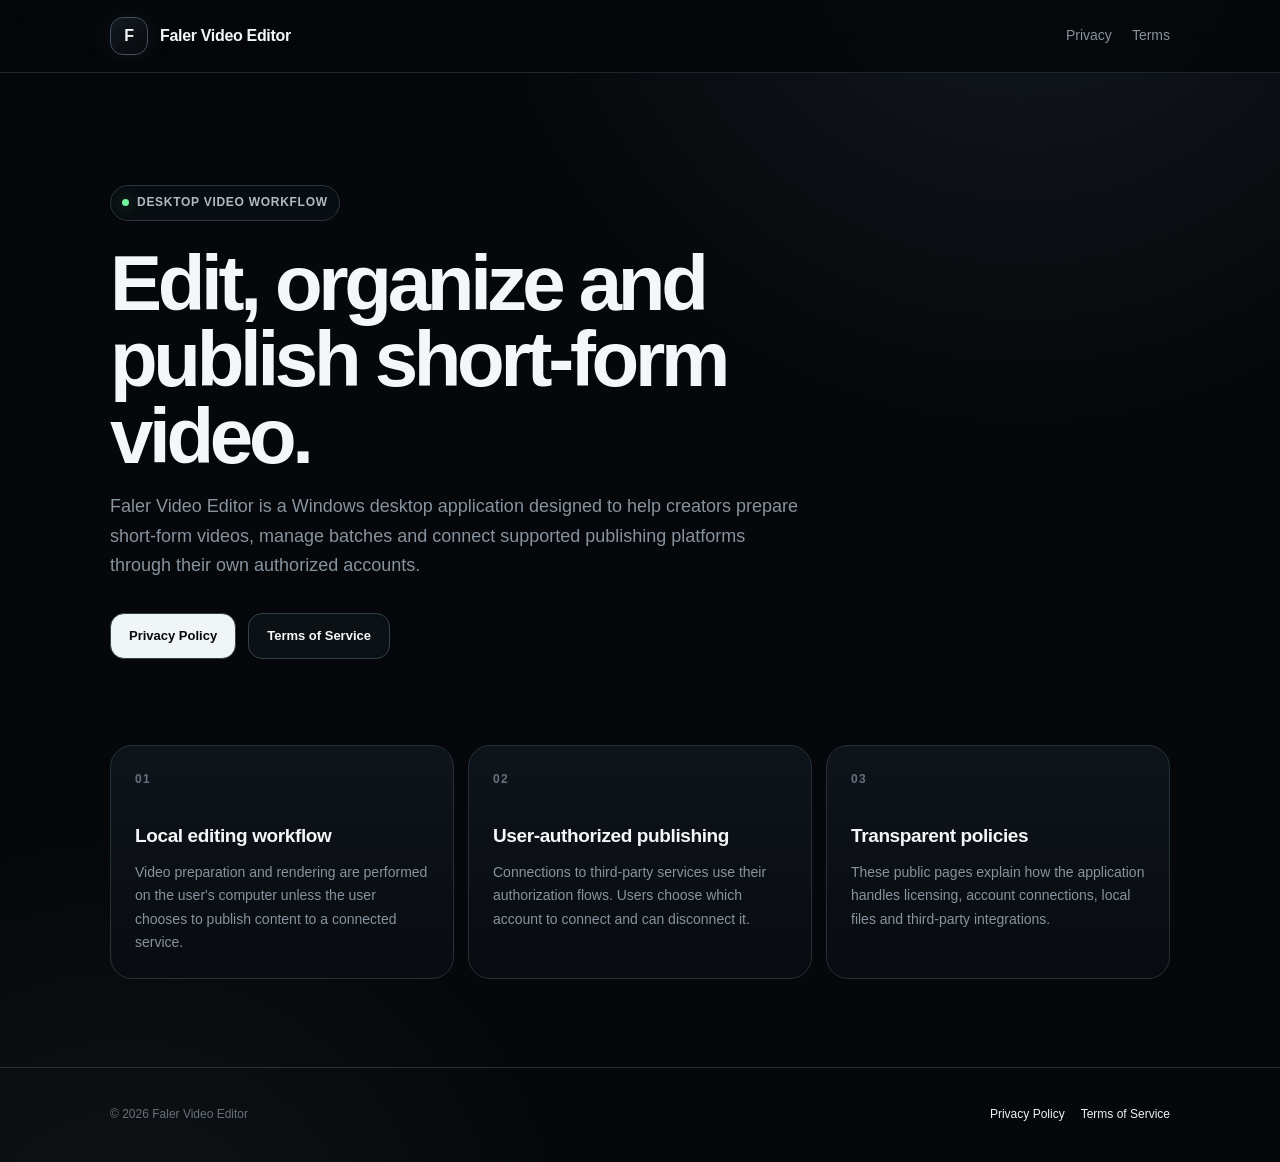
<file: index.html>
<!doctype html>
<html lang="en">
<head>
  <meta charset="utf-8">
  <meta name="viewport" content="width=device-width, initial-scale=1">
  <meta name="description" content="Official website for Faler Video Editor, a desktop video editing and publishing workflow application.">
  <title>Faler Video Editor</title>
  <link rel="stylesheet" href="styles.css">
</head>
<body>
  <header class="site-header">
    <nav class="nav">
      <a class="brand" href="index.html">
        <span class="logo">F</span>
        <span>Faler Video Editor</span>
      </a>
      <div class="nav-links">
        <a href="privacy.html">Privacy</a>
        <a href="terms.html">Terms</a>
      </div>
    </nav>
  </header>

  <main>
    <section class="hero">
      <div class="eyebrow"><span class="dot"></span> Desktop video workflow</div>
      <h1>Edit, organize and publish short-form video.</h1>
      <p>
        Faler Video Editor is a Windows desktop application designed to help creators prepare
        short-form videos, manage batches and connect supported publishing platforms through
        their own authorized accounts.
      </p>
      <div class="actions">
        <a class="button" href="privacy.html">Privacy Policy</a>
        <a class="button secondary" href="terms.html">Terms of Service</a>
      </div>
    </section>

    <section class="grid">
      <article class="card">
        <div class="num">01</div>
        <h2>Local editing workflow</h2>
        <p>Video preparation and rendering are performed on the user's computer unless the user chooses to publish content to a connected service.</p>
      </article>
      <article class="card">
        <div class="num">02</div>
        <h2>User-authorized publishing</h2>
        <p>Connections to third-party services use their authorization flows. Users choose which account to connect and can disconnect it.</p>
      </article>
      <article class="card">
        <div class="num">03</div>
        <h2>Transparent policies</h2>
        <p>These public pages explain how the application handles licensing, account connections, local files and third-party integrations.</p>
      </article>
    </section>
  </main>

  <footer>
    <div class="footer-inner">
      <span>© 2026 Faler Video Editor</span>
      <div class="footer-links">
        <a href="privacy.html">Privacy Policy</a>
        <a href="terms.html">Terms of Service</a>
      </div>
    </div>
  </footer>
</body>
</html>
</file>
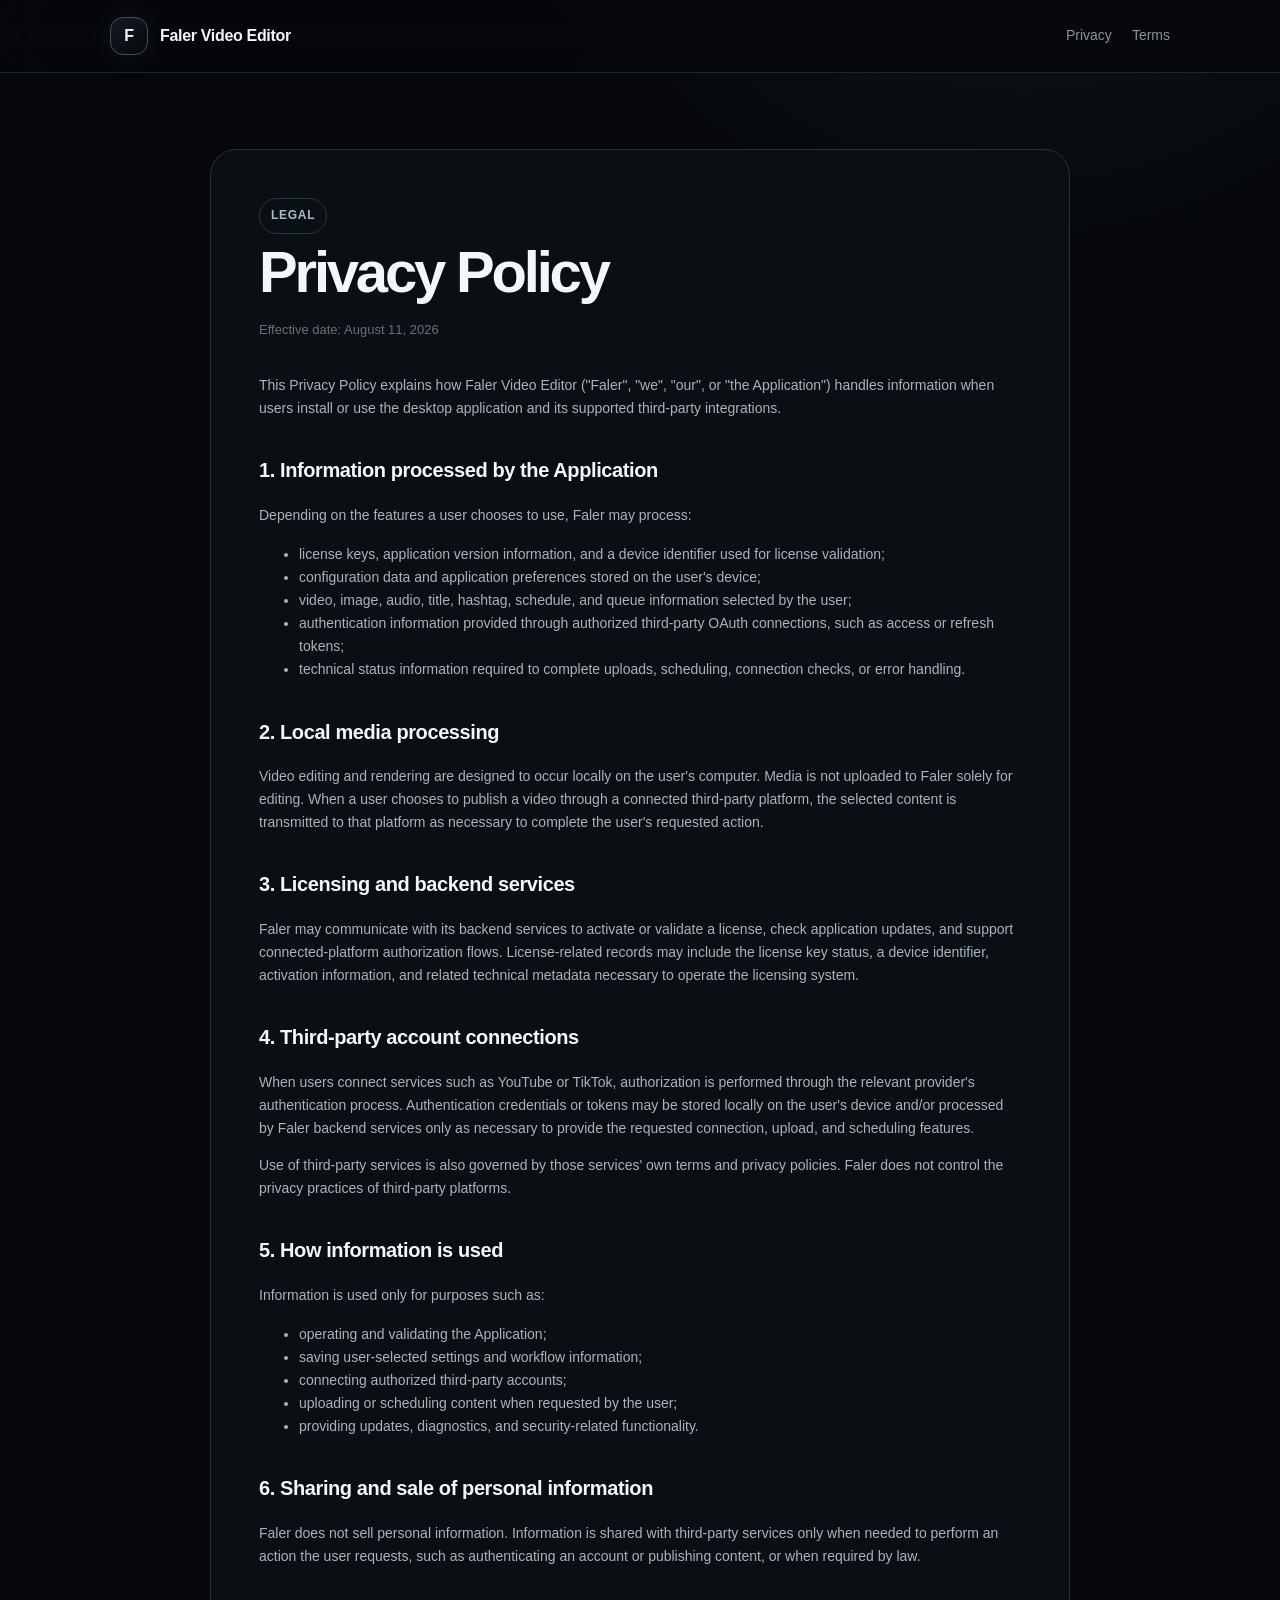
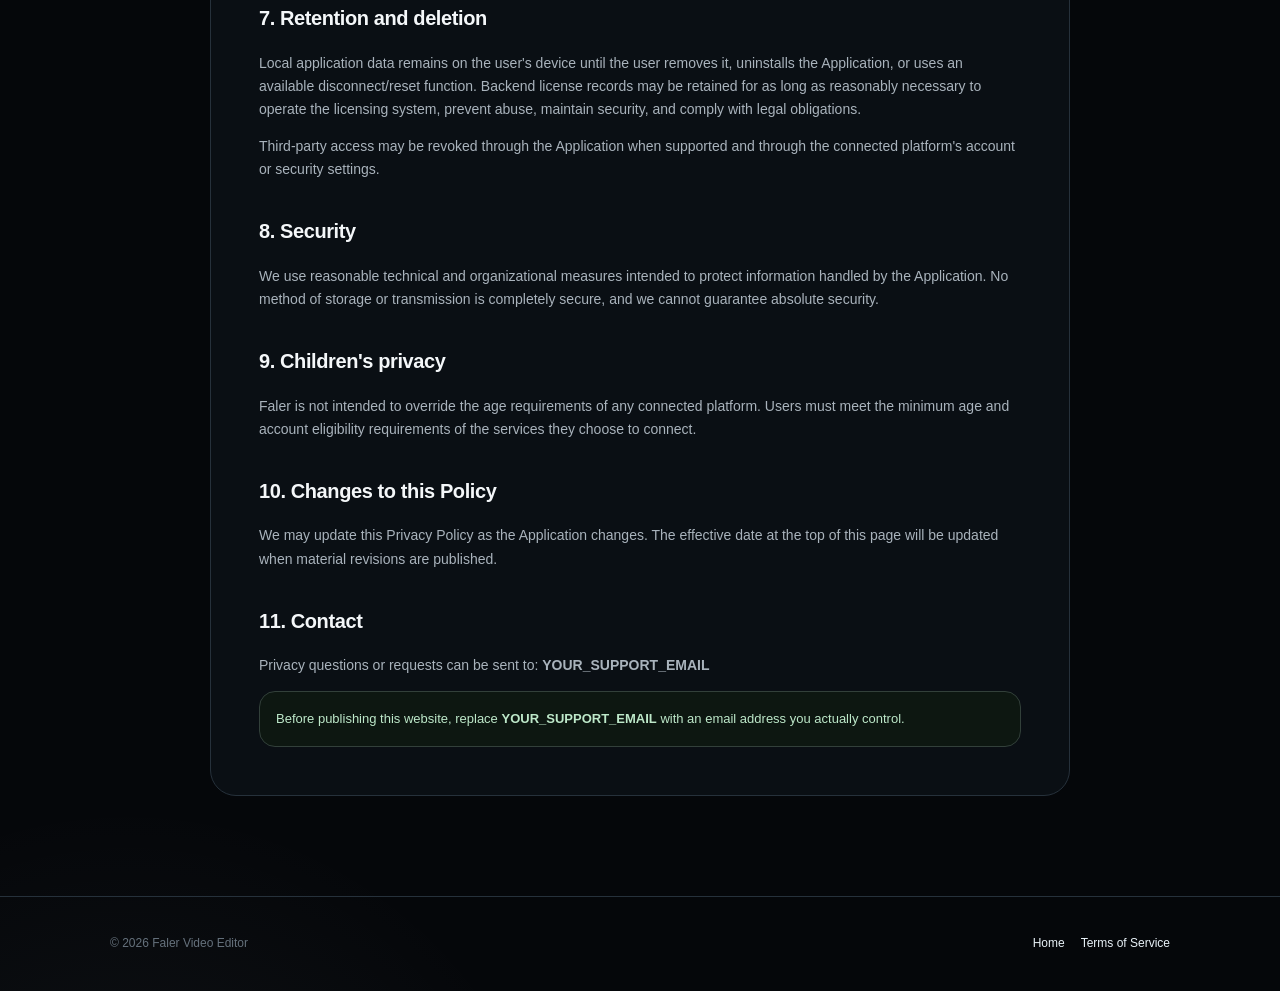
<file: Privacy.html>
<!doctype html>
<html lang="en">
<head>
  <meta charset="utf-8">
  <meta name="viewport" content="width=device-width, initial-scale=1">
  <meta name="description" content="Privacy Policy for Faler Video Editor.">
  <title>Privacy Policy — Faler Video Editor</title>
  <link rel="stylesheet" href="styles.css">
</head>
<body>
  <header class="site-header">
    <nav class="nav">
      <a class="brand" href="index.html">
        <span class="logo">F</span>
        <span>Faler Video Editor</span>
      </a>
      <div class="nav-links">
        <a href="privacy.html">Privacy</a>
        <a href="terms.html">Terms</a>
      </div>
    </nav>
  </header>

  <main class="legal-wrap">
    <article class="legal-card">
      <div class="eyebrow">Legal</div>
      <h1>Privacy Policy</h1>
      <div class="meta">Effective date: August 11, 2026</div>

      <p>
        This Privacy Policy explains how Faler Video Editor ("Faler", "we", "our", or "the Application")
        handles information when users install or use the desktop application and its supported
        third-party integrations.
      </p>

      <h2>1. Information processed by the Application</h2>
      <p>Depending on the features a user chooses to use, Faler may process:</p>
      <ul>
        <li>license keys, application version information, and a device identifier used for license validation;</li>
        <li>configuration data and application preferences stored on the user's device;</li>
        <li>video, image, audio, title, hashtag, schedule, and queue information selected by the user;</li>
        <li>authentication information provided through authorized third-party OAuth connections, such as access or refresh tokens;</li>
        <li>technical status information required to complete uploads, scheduling, connection checks, or error handling.</li>
      </ul>

      <h2>2. Local media processing</h2>
      <p>
        Video editing and rendering are designed to occur locally on the user's computer. Media is
        not uploaded to Faler solely for editing. When a user chooses to publish a video through a
        connected third-party platform, the selected content is transmitted to that platform as
        necessary to complete the user's requested action.
      </p>

      <h2>3. Licensing and backend services</h2>
      <p>
        Faler may communicate with its backend services to activate or validate a license, check
        application updates, and support connected-platform authorization flows. License-related
        records may include the license key status, a device identifier, activation information,
        and related technical metadata necessary to operate the licensing system.
      </p>

      <h2>4. Third-party account connections</h2>
      <p>
        When users connect services such as YouTube or TikTok, authorization is performed through
        the relevant provider's authentication process. Authentication credentials or tokens may
        be stored locally on the user's device and/or processed by Faler backend services only as
        necessary to provide the requested connection, upload, and scheduling features.
      </p>
      <p>
        Use of third-party services is also governed by those services' own terms and privacy
        policies. Faler does not control the privacy practices of third-party platforms.
      </p>

      <h2>5. How information is used</h2>
      <p>Information is used only for purposes such as:</p>
      <ul>
        <li>operating and validating the Application;</li>
        <li>saving user-selected settings and workflow information;</li>
        <li>connecting authorized third-party accounts;</li>
        <li>uploading or scheduling content when requested by the user;</li>
        <li>providing updates, diagnostics, and security-related functionality.</li>
      </ul>

      <h2>6. Sharing and sale of personal information</h2>
      <p>
        Faler does not sell personal information. Information is shared with third-party services
        only when needed to perform an action the user requests, such as authenticating an account
        or publishing content, or when required by law.
      </p>

      <h2>7. Retention and deletion</h2>
      <p>
        Local application data remains on the user's device until the user removes it, uninstalls
        the Application, or uses an available disconnect/reset function. Backend license records
        may be retained for as long as reasonably necessary to operate the licensing system,
        prevent abuse, maintain security, and comply with legal obligations.
      </p>
      <p>
        Third-party access may be revoked through the Application when supported and through the
        connected platform's account or security settings.
      </p>

      <h2>8. Security</h2>
      <p>
        We use reasonable technical and organizational measures intended to protect information
        handled by the Application. No method of storage or transmission is completely secure,
        and we cannot guarantee absolute security.
      </p>

      <h2>9. Children's privacy</h2>
      <p>
        Faler is not intended to override the age requirements of any connected platform. Users
        must meet the minimum age and account eligibility requirements of the services they choose
        to connect.
      </p>

      <h2>10. Changes to this Policy</h2>
      <p>
        We may update this Privacy Policy as the Application changes. The effective date at the top
        of this page will be updated when material revisions are published.
      </p>

      <h2>11. Contact</h2>
      <p>
        Privacy questions or requests can be sent to:
        <strong>YOUR_SUPPORT_EMAIL</strong>
      </p>

      <div class="notice">
        Before publishing this website, replace <strong>YOUR_SUPPORT_EMAIL</strong> with an email
        address you actually control.
      </div>
    </article>
  </main>

  <footer>
    <div class="footer-inner">
      <span>© 2026 Faler Video Editor</span>
      <div class="footer-links">
        <a href="index.html">Home</a>
        <a href="terms.html">Terms of Service</a>
      </div>
    </div>
  </footer>
</body>
</html>
</file>
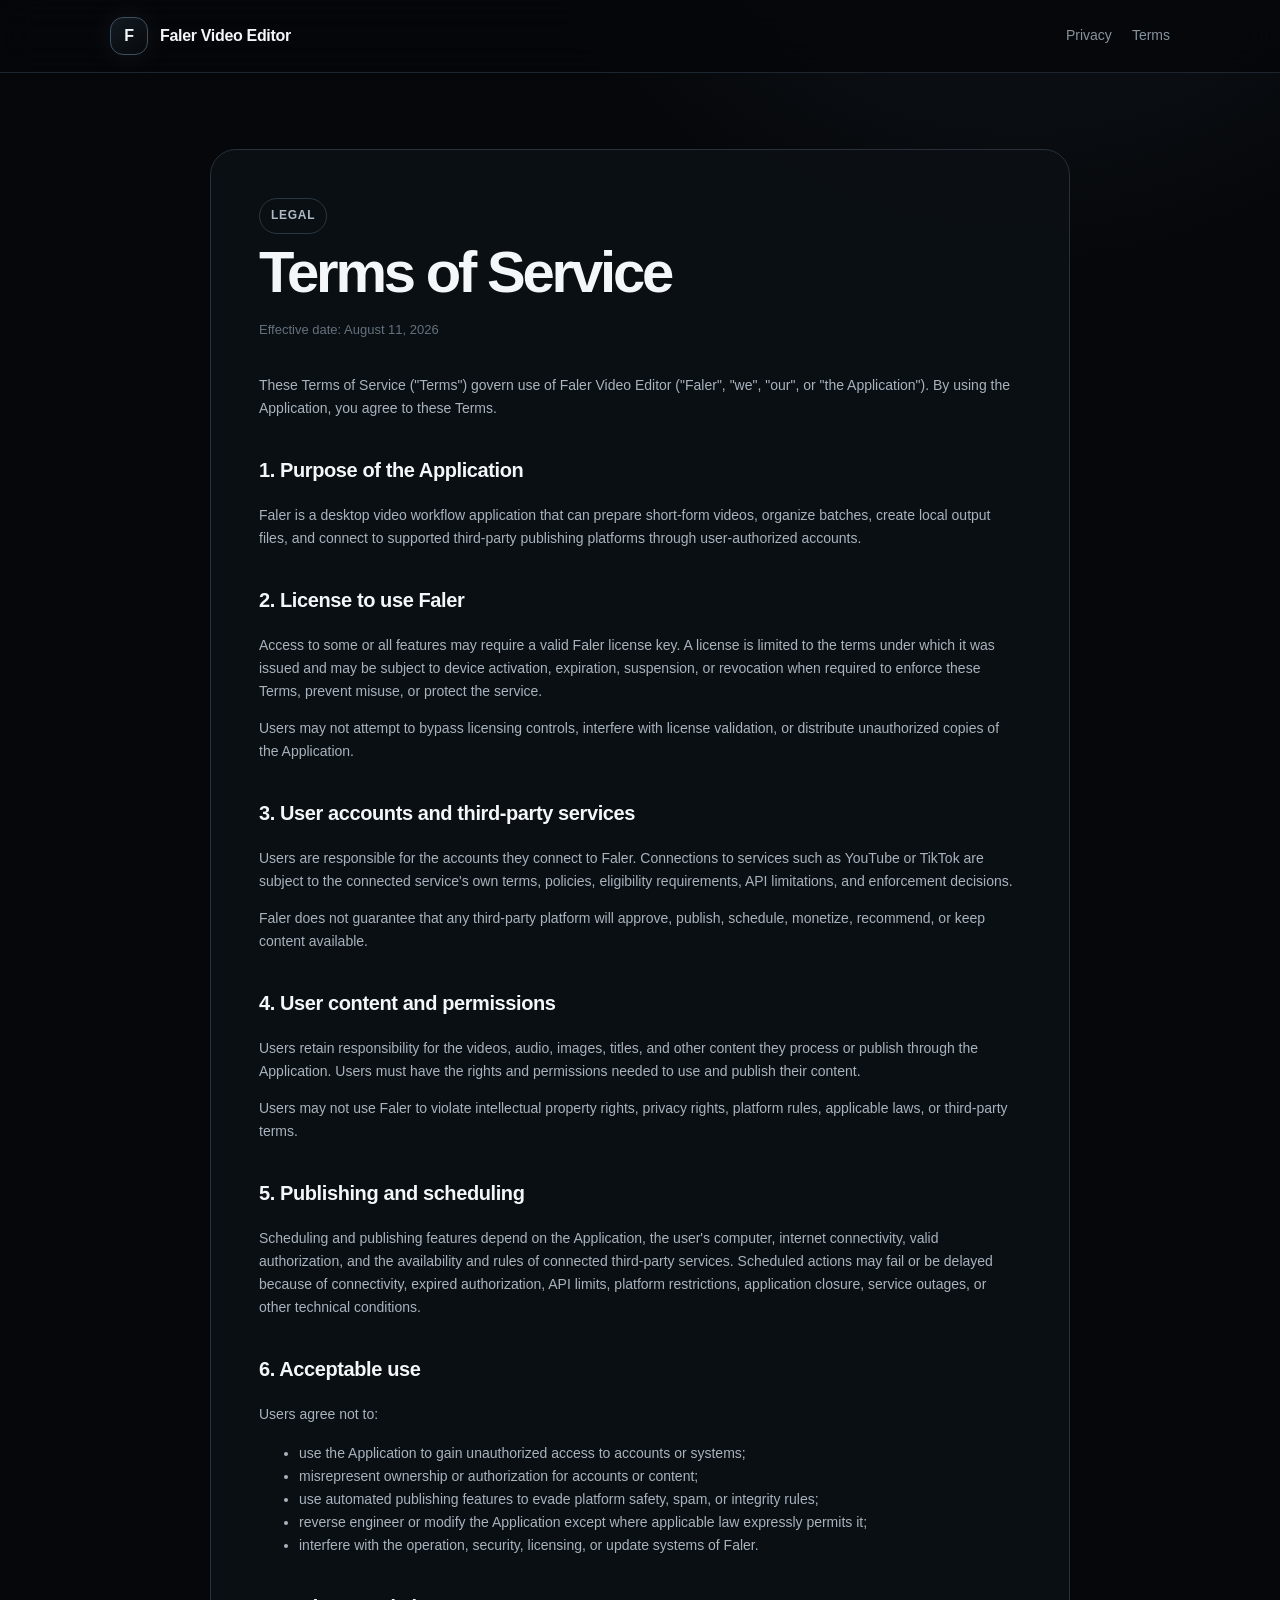
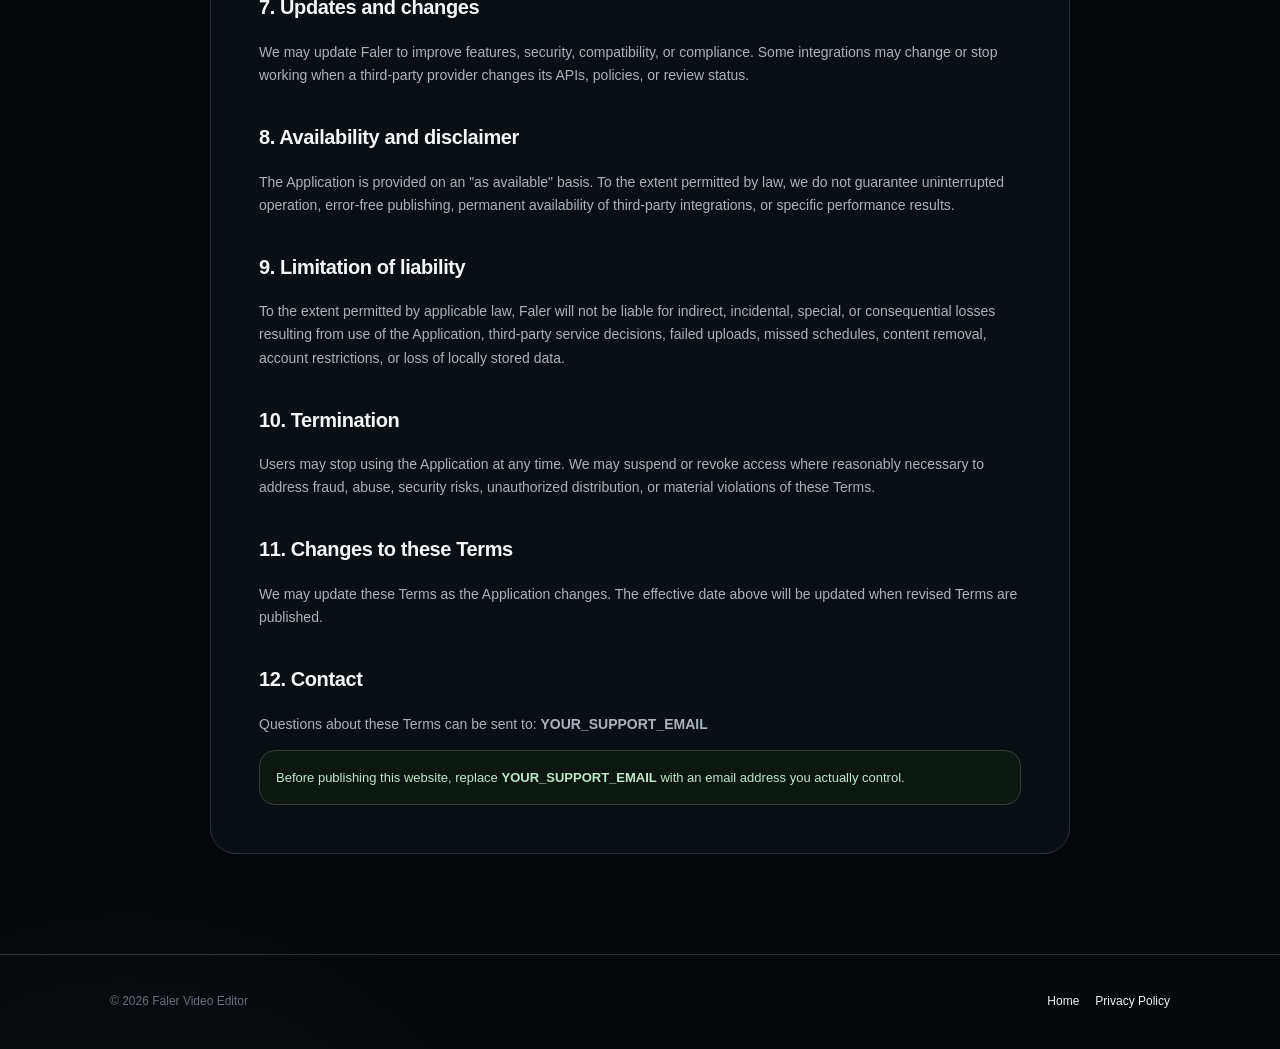
<file: Terms.html>
<!doctype html>
<html lang="en">
<head>
  <meta charset="utf-8">
  <meta name="viewport" content="width=device-width, initial-scale=1">
  <meta name="description" content="Terms of Service for Faler Video Editor.">
  <title>Terms of Service — Faler Video Editor</title>
  <link rel="stylesheet" href="styles.css">
</head>
<body>
  <header class="site-header">
    <nav class="nav">
      <a class="brand" href="index.html">
        <span class="logo">F</span>
        <span>Faler Video Editor</span>
      </a>
      <div class="nav-links">
        <a href="privacy.html">Privacy</a>
        <a href="terms.html">Terms</a>
      </div>
    </nav>
  </header>

  <main class="legal-wrap">
    <article class="legal-card">
      <div class="eyebrow">Legal</div>
      <h1>Terms of Service</h1>
      <div class="meta">Effective date: August 11, 2026</div>

      <p>
        These Terms of Service ("Terms") govern use of Faler Video Editor ("Faler", "we", "our",
        or "the Application"). By using the Application, you agree to these Terms.
      </p>

      <h2>1. Purpose of the Application</h2>
      <p>
        Faler is a desktop video workflow application that can prepare short-form videos, organize
        batches, create local output files, and connect to supported third-party publishing
        platforms through user-authorized accounts.
      </p>

      <h2>2. License to use Faler</h2>
      <p>
        Access to some or all features may require a valid Faler license key. A license is limited
        to the terms under which it was issued and may be subject to device activation, expiration,
        suspension, or revocation when required to enforce these Terms, prevent misuse, or protect
        the service.
      </p>
      <p>
        Users may not attempt to bypass licensing controls, interfere with license validation, or
        distribute unauthorized copies of the Application.
      </p>

      <h2>3. User accounts and third-party services</h2>
      <p>
        Users are responsible for the accounts they connect to Faler. Connections to services such
        as YouTube or TikTok are subject to the connected service's own terms, policies, eligibility
        requirements, API limitations, and enforcement decisions.
      </p>
      <p>
        Faler does not guarantee that any third-party platform will approve, publish, schedule,
        monetize, recommend, or keep content available.
      </p>

      <h2>4. User content and permissions</h2>
      <p>
        Users retain responsibility for the videos, audio, images, titles, and other content they
        process or publish through the Application. Users must have the rights and permissions
        needed to use and publish their content.
      </p>
      <p>
        Users may not use Faler to violate intellectual property rights, privacy rights, platform
        rules, applicable laws, or third-party terms.
      </p>

      <h2>5. Publishing and scheduling</h2>
      <p>
        Scheduling and publishing features depend on the Application, the user's computer,
        internet connectivity, valid authorization, and the availability and rules of connected
        third-party services. Scheduled actions may fail or be delayed because of connectivity,
        expired authorization, API limits, platform restrictions, application closure, service
        outages, or other technical conditions.
      </p>

      <h2>6. Acceptable use</h2>
      <p>Users agree not to:</p>
      <ul>
        <li>use the Application to gain unauthorized access to accounts or systems;</li>
        <li>misrepresent ownership or authorization for accounts or content;</li>
        <li>use automated publishing features to evade platform safety, spam, or integrity rules;</li>
        <li>reverse engineer or modify the Application except where applicable law expressly permits it;</li>
        <li>interfere with the operation, security, licensing, or update systems of Faler.</li>
      </ul>

      <h2>7. Updates and changes</h2>
      <p>
        We may update Faler to improve features, security, compatibility, or compliance. Some
        integrations may change or stop working when a third-party provider changes its APIs,
        policies, or review status.
      </p>

      <h2>8. Availability and disclaimer</h2>
      <p>
        The Application is provided on an "as available" basis. To the extent permitted by law,
        we do not guarantee uninterrupted operation, error-free publishing, permanent availability
        of third-party integrations, or specific performance results.
      </p>

      <h2>9. Limitation of liability</h2>
      <p>
        To the extent permitted by applicable law, Faler will not be liable for indirect,
        incidental, special, or consequential losses resulting from use of the Application,
        third-party service decisions, failed uploads, missed schedules, content removal, account
        restrictions, or loss of locally stored data.
      </p>

      <h2>10. Termination</h2>
      <p>
        Users may stop using the Application at any time. We may suspend or revoke access where
        reasonably necessary to address fraud, abuse, security risks, unauthorized distribution,
        or material violations of these Terms.
      </p>

      <h2>11. Changes to these Terms</h2>
      <p>
        We may update these Terms as the Application changes. The effective date above will be
        updated when revised Terms are published.
      </p>

      <h2>12. Contact</h2>
      <p>
        Questions about these Terms can be sent to:
        <strong>YOUR_SUPPORT_EMAIL</strong>
      </p>

      <div class="notice">
        Before publishing this website, replace <strong>YOUR_SUPPORT_EMAIL</strong> with an email
        address you actually control.
      </div>
    </article>
  </main>

  <footer>
    <div class="footer-inner">
      <span>© 2026 Faler Video Editor</span>
      <div class="footer-links">
        <a href="index.html">Home</a>
        <a href="privacy.html">Privacy Policy</a>
      </div>
    </div>
  </footer>
</body>
</html>
</file>
<file: styles.css>
:root {
  --bg: #05070a;
  --panel: #0b1015;
  --panel-2: #0f151c;
  --border: #26313b;
  --text: #f4f7f9;
  --muted: #87939e;
  --muted-2: #65717c;
  --accent: #e9f2f8;
  --success: #70f59a;
  --max: 1060px;
}

* { box-sizing: border-box; }

html { scroll-behavior: smooth; }

body {
  margin: 0;
  background:
    radial-gradient(circle at 80% -10%, rgba(133, 175, 205, 0.12), transparent 34rem),
    radial-gradient(circle at 10% 110%, rgba(210, 225, 238, 0.06), transparent 28rem),
    var(--bg);
  color: var(--text);
  font-family: Inter, "Segoe UI", Arial, sans-serif;
  line-height: 1.65;
}

a {
  color: var(--accent);
  text-decoration: none;
}
a:hover { text-decoration: underline; }

.site-header {
  position: sticky;
  top: 0;
  z-index: 20;
  backdrop-filter: blur(18px);
  background: rgba(5, 7, 10, 0.84);
  border-bottom: 1px solid rgba(38, 49, 59, 0.75);
}

.nav {
  width: min(calc(100% - 32px), var(--max));
  margin: 0 auto;
  min-height: 72px;
  display: flex;
  align-items: center;
  justify-content: space-between;
  gap: 20px;
}

.brand {
  display: flex;
  align-items: center;
  gap: 12px;
  color: var(--text);
  font-weight: 800;
  letter-spacing: -0.02em;
}

.brand:hover { text-decoration: none; }

.logo {
  width: 38px;
  height: 38px;
  border-radius: 13px;
  border: 1px solid #41505d;
  background: linear-gradient(145deg, #121a21, #07090c);
  display: grid;
  place-items: center;
  box-shadow: 0 0 30px rgba(205, 232, 250, 0.08);
  font-weight: 900;
}

.nav-links {
  display: flex;
  align-items: center;
  gap: 20px;
  font-size: 14px;
  color: var(--muted);
}

.nav-links a { color: var(--muted); }
.nav-links a:hover { color: var(--text); }

.hero {
  width: min(calc(100% - 32px), var(--max));
  margin: 0 auto;
  padding: 112px 0 86px;
}

.eyebrow {
  display: inline-flex;
  align-items: center;
  gap: 8px;
  padding: 7px 11px;
  border: 1px solid #2a3741;
  border-radius: 999px;
  color: #aebac4;
  background: rgba(11, 16, 21, 0.7);
  font-size: 12px;
  font-weight: 700;
  letter-spacing: 0.06em;
  text-transform: uppercase;
}

.dot {
  width: 7px;
  height: 7px;
  border-radius: 50%;
  background: var(--success);
  box-shadow: 0 0 16px rgba(112, 245, 154, 0.45);
}

h1 {
  max-width: 820px;
  margin: 24px 0 18px;
  font-size: clamp(42px, 8vw, 78px);
  line-height: 0.98;
  letter-spacing: -0.055em;
}

.hero p {
  max-width: 700px;
  margin: 0;
  color: var(--muted);
  font-size: 18px;
}

.actions {
  display: flex;
  gap: 12px;
  flex-wrap: wrap;
  margin-top: 32px;
}

.button {
  display: inline-flex;
  align-items: center;
  justify-content: center;
  min-height: 46px;
  padding: 0 18px;
  border-radius: 14px;
  border: 1px solid #34414c;
  background: #f0f5f8;
  color: #07090b;
  font-weight: 800;
  font-size: 13px;
}

.button.secondary {
  background: #0b1015;
  color: var(--text);
}

.button:hover {
  text-decoration: none;
  transform: translateY(-1px);
}

.grid {
  width: min(calc(100% - 32px), var(--max));
  margin: 0 auto 88px;
  display: grid;
  grid-template-columns: repeat(3, 1fr);
  gap: 14px;
}

.card {
  min-height: 200px;
  padding: 24px;
  border: 1px solid var(--border);
  border-radius: 22px;
  background: linear-gradient(180deg, rgba(15, 21, 28, 0.95), rgba(8, 12, 16, 0.96));
}

.card .num {
  font-size: 12px;
  color: var(--muted-2);
  font-weight: 800;
  letter-spacing: 0.12em;
}

.card h2 {
  margin: 30px 0 10px;
  font-size: 19px;
  letter-spacing: -0.02em;
}

.card p {
  margin: 0;
  color: var(--muted);
  font-size: 14px;
}

.legal-wrap {
  width: min(calc(100% - 32px), 860px);
  margin: 0 auto;
  padding: 76px 0 100px;
}

.legal-card {
  border: 1px solid var(--border);
  border-radius: 26px;
  background: rgba(11, 16, 21, 0.92);
  padding: clamp(24px, 5vw, 48px);
}

.legal-card h1 {
  font-size: clamp(36px, 6vw, 58px);
  margin-top: 10px;
}

.meta {
  color: var(--muted-2);
  font-size: 13px;
  margin-bottom: 34px;
}

.legal-card h2 {
  margin-top: 34px;
  font-size: 20px;
  letter-spacing: -0.02em;
}

.legal-card p, .legal-card li {
  color: #a9b3bc;
  font-size: 14px;
}

.notice {
  border: 1px solid #32403a;
  background: #0d1711;
  border-radius: 16px;
  padding: 16px;
  color: #bde8c9;
  font-size: 13px;
}

footer {
  border-top: 1px solid var(--border);
  color: var(--muted-2);
}

.footer-inner {
  width: min(calc(100% - 32px), var(--max));
  min-height: 94px;
  margin: 0 auto;
  display: flex;
  align-items: center;
  justify-content: space-between;
  gap: 20px;
  font-size: 12px;
}

.footer-links {
  display: flex;
  gap: 16px;
}

@media (max-width: 760px) {
  .nav-links { gap: 12px; font-size: 12px; }
  .hero { padding-top: 78px; }
  .grid { grid-template-columns: 1fr; }
  .footer-inner { flex-direction: column; justify-content: center; padding: 24px 0; }
}
</file>
